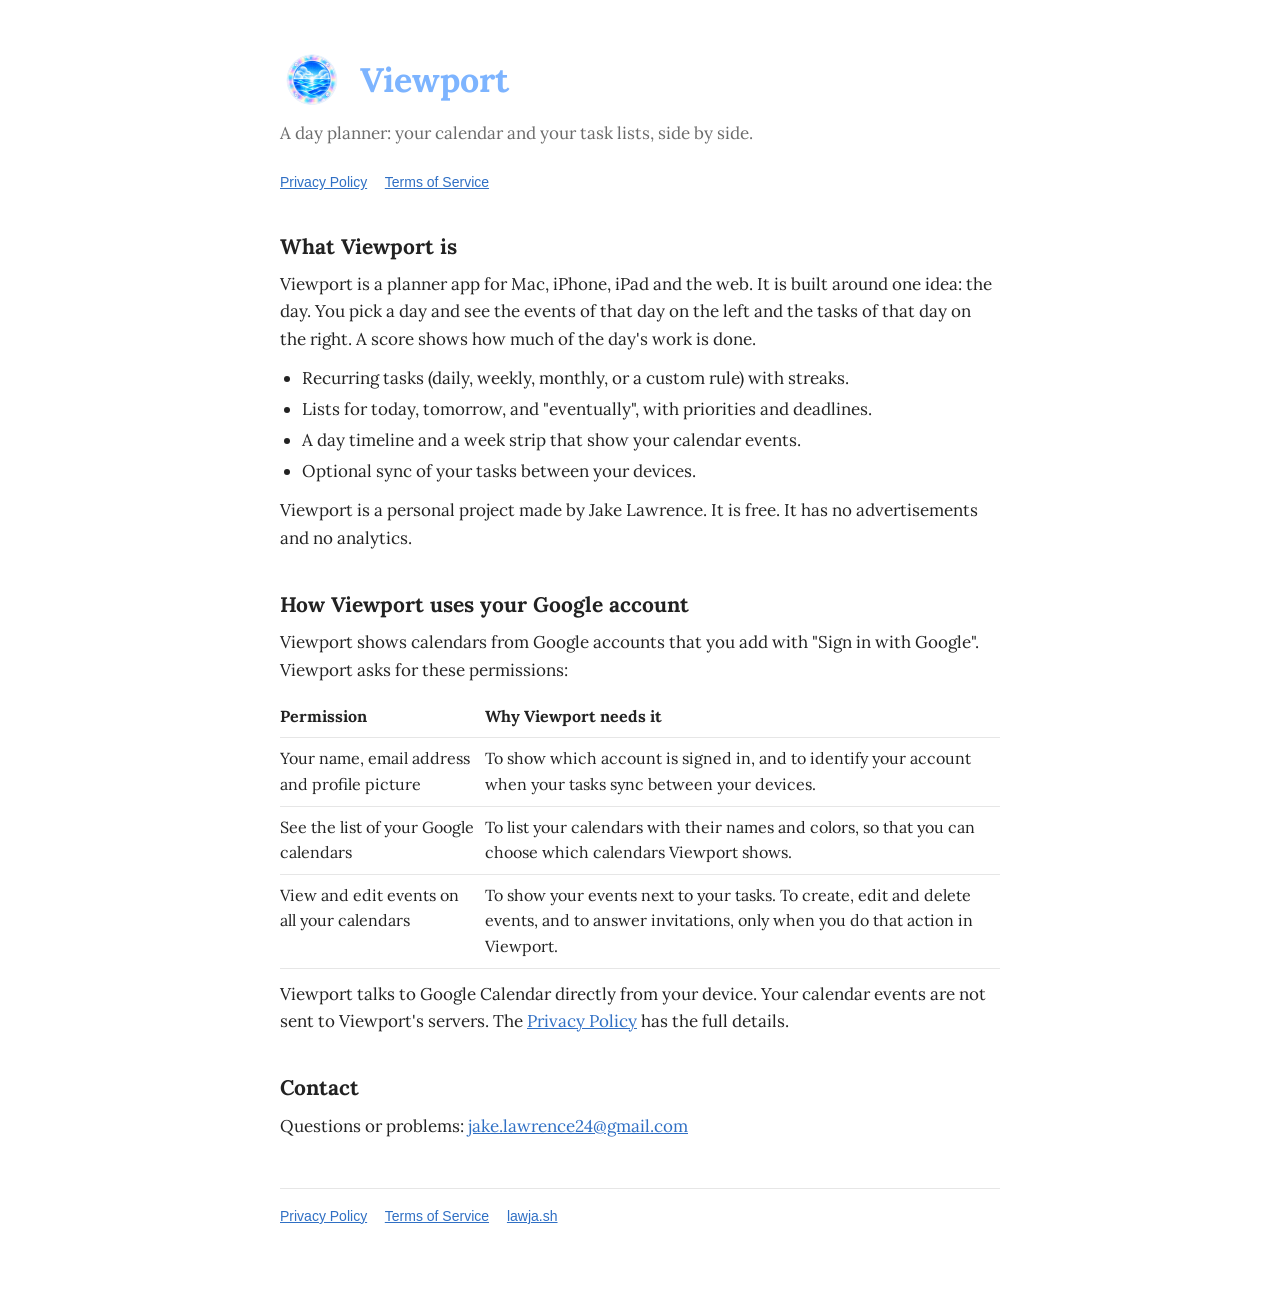
<file: viewport/index.html>
<!doctype html>
<html lang="en">
  <head>
    <meta charset="UTF-8" />
    <meta name="viewport" content="width=device-width, initial-scale=1.0" />
    <title>Viewport - a day planner</title>
    <meta
      name="description"
      content="Viewport is a day planner for Mac, iPhone and the web. It shows your Google Calendar and your task lists side by side."
    />
    <link rel="icon" type="image/png" href="./icon.png" />
    <link rel="preconnect" href="https://fonts.googleapis.com" />
    <link rel="preconnect" href="https://fonts.gstatic.com" crossorigin />
    <link
      href="https://fonts.googleapis.com/css2?family=Lora:ital,wght@0,400..700;1,400..700&display=swap"
      rel="stylesheet"
    />
    <link rel="stylesheet" href="./style.css" />
  </head>
  <body>
    <main class="page">
      <div class="brand">
        <img src="./icon.png" alt="Viewport app icon" />
        <h1>Viewport</h1>
      </div>
      <p class="tagline">A day planner: your calendar and your task lists, side by side.</p>

      <nav class="nav">
        <a href="./privacy/">Privacy Policy</a>
        <a href="./terms/">Terms of Service</a>
      </nav>

      <h2>What Viewport is</h2>
      <p>
        Viewport is a planner app for Mac, iPhone, iPad and the web. It is built around one idea:
        the day. You pick a day and see the events of that day on the left and the tasks of that
        day on the right. A score shows how much of the day's work is done.
      </p>
      <ul>
        <li>Recurring tasks (daily, weekly, monthly, or a custom rule) with streaks.</li>
        <li>Lists for today, tomorrow, and "eventually", with priorities and deadlines.</li>
        <li>A day timeline and a week strip that show your calendar events.</li>
        <li>Optional sync of your tasks between your devices.</li>
      </ul>
      <p>
        Viewport is a personal project made by Jake Lawrence. It is free. It has no advertisements
        and no analytics.
      </p>

      <h2>How Viewport uses your Google account</h2>
      <p>
        Viewport shows calendars from Google accounts that you add with "Sign in with Google".
        Viewport asks for these permissions:
      </p>
      <div class="table-wrap">
        <table>
          <thead>
            <tr>
              <th>Permission</th>
              <th>Why Viewport needs it</th>
            </tr>
          </thead>
          <tbody>
            <tr>
              <td>Your name, email address and profile picture</td>
              <td>
                To show which account is signed in, and to identify your account when your tasks
                sync between your devices.
              </td>
            </tr>
            <tr>
              <td>See the list of your Google calendars</td>
              <td>
                To list your calendars with their names and colors, so that you can choose which
                calendars Viewport shows.
              </td>
            </tr>
            <tr>
              <td>View and edit events on all your calendars</td>
              <td>
                To show your events next to your tasks. To create, edit and delete events, and to
                answer invitations, only when you do that action in Viewport.
              </td>
            </tr>
          </tbody>
        </table>
      </div>
      <p>
        Viewport talks to Google Calendar directly from your device. Your calendar events are not
        sent to Viewport's servers. The <a href="./privacy/">Privacy Policy</a> has the full
        details.
      </p>

      <h2>Contact</h2>
      <p>
        Questions or problems:
        <a href="mailto:jake.lawrence24@gmail.com">jake.lawrence24@gmail.com</a>
      </p>

      <footer class="foot">
        <a href="./privacy/">Privacy Policy</a>
        <a href="./terms/">Terms of Service</a>
        <a href="https://lawja.sh">lawja.sh</a>
      </footer>
    </main>
  </body>
</html>
</file>
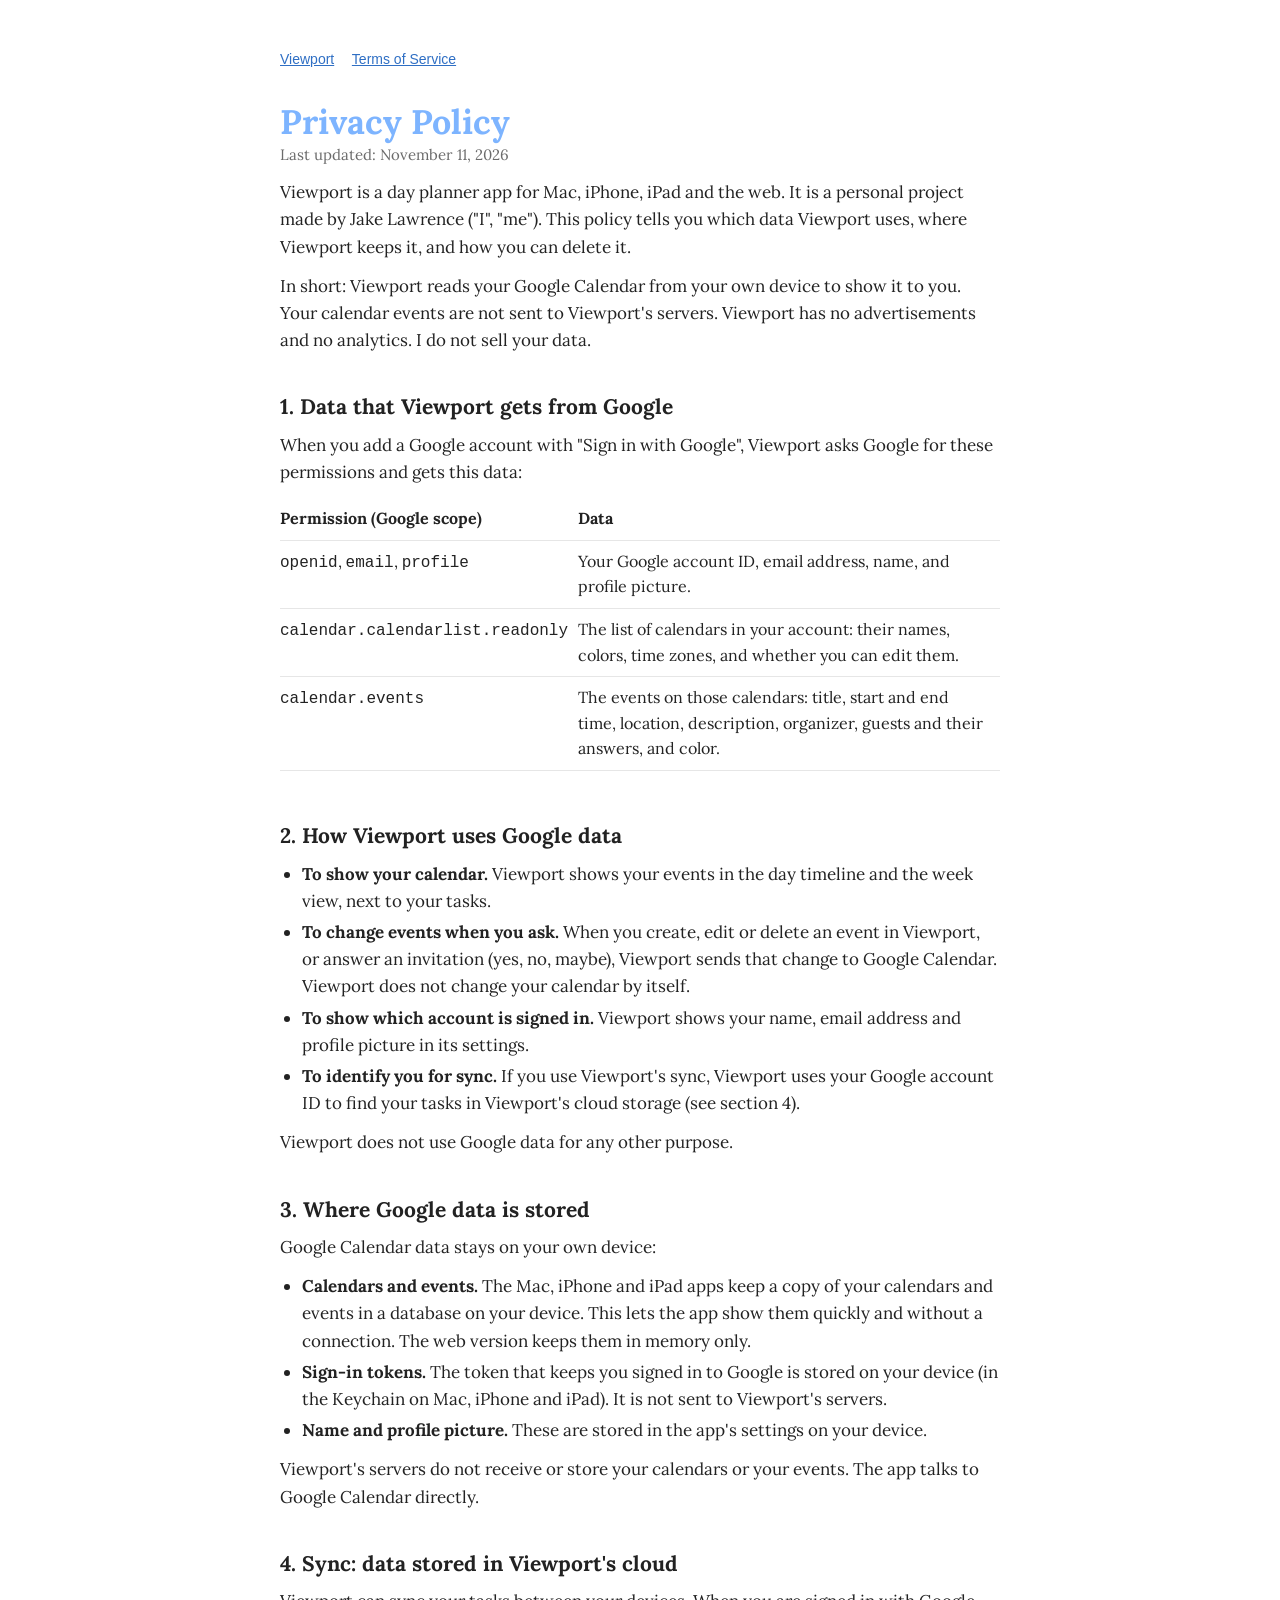
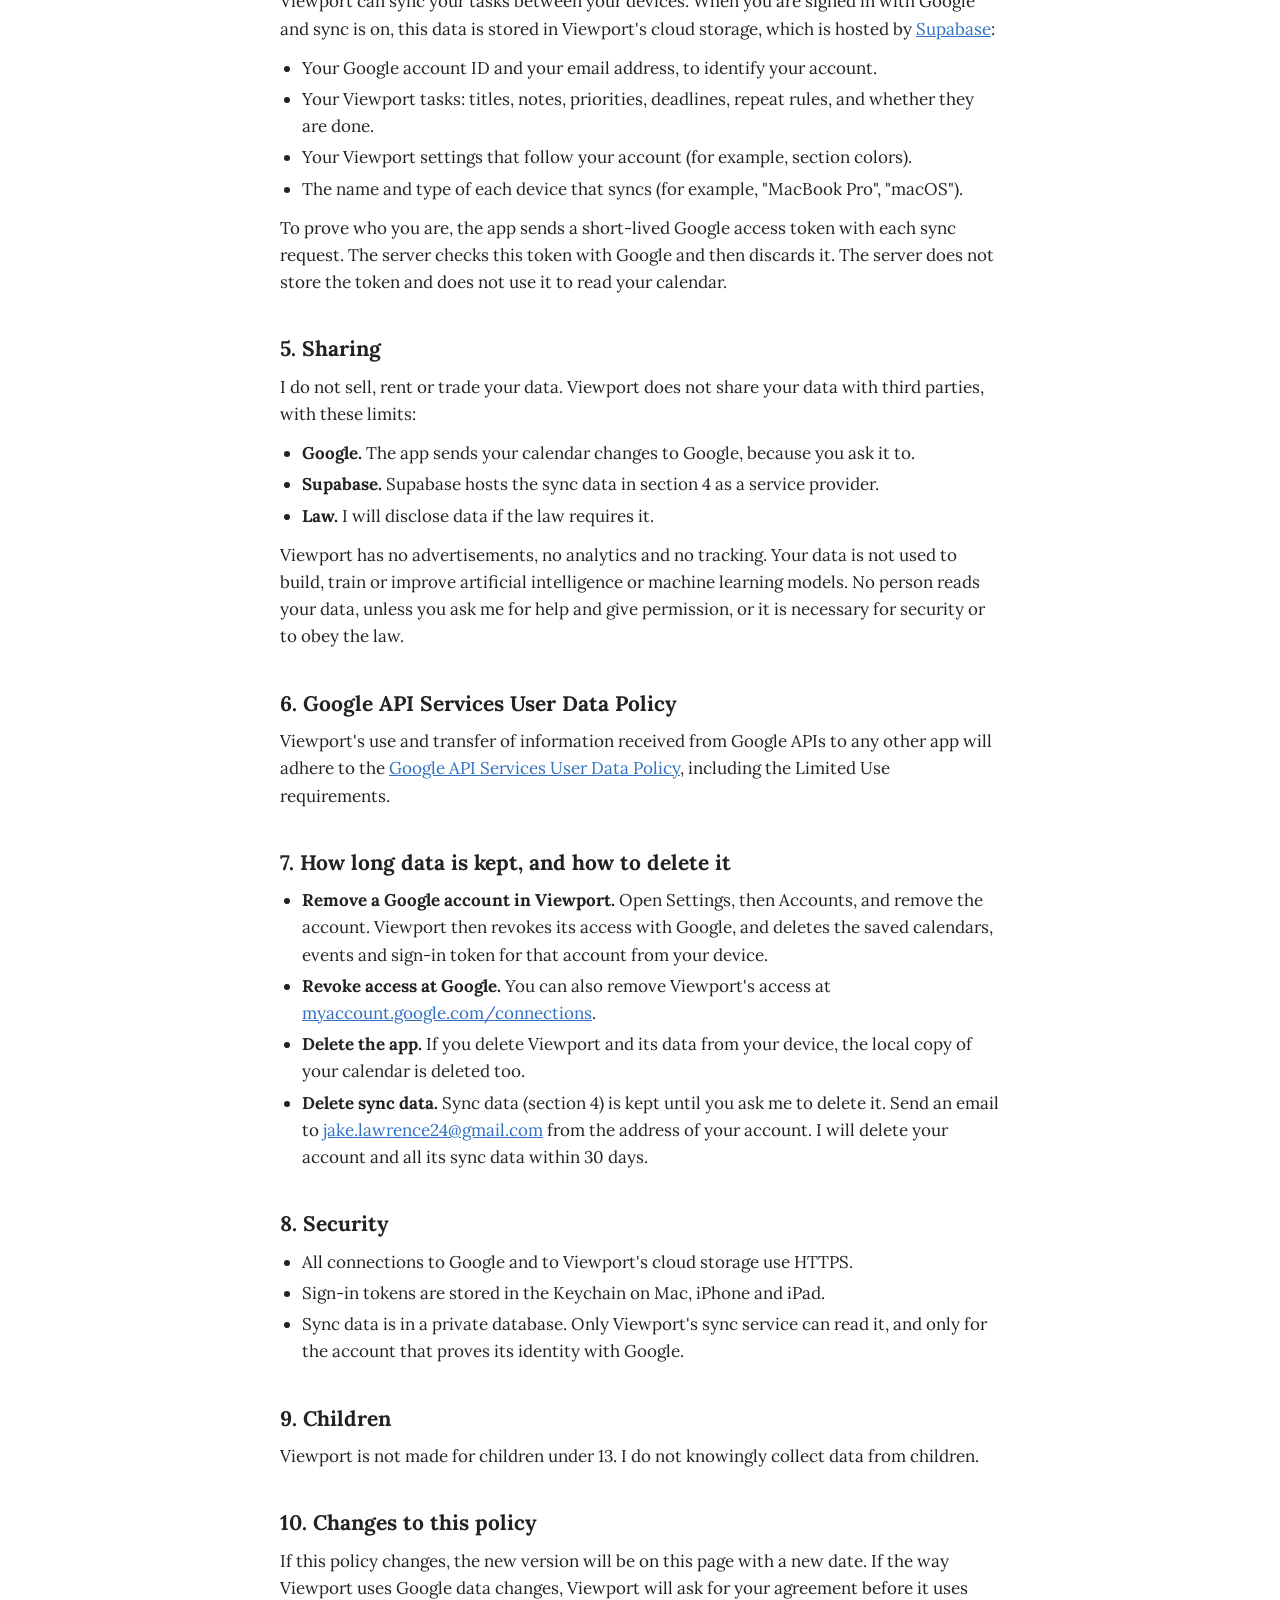
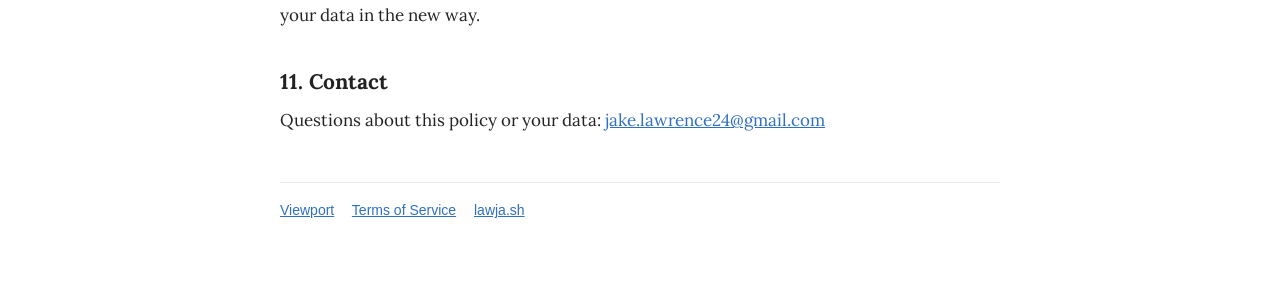
<file: viewport/privacy/index.html>
<!doctype html>
<html lang="en">
  <head>
    <meta charset="UTF-8" />
    <meta name="viewport" content="width=device-width, initial-scale=1.0" />
    <title>Viewport - Privacy Policy</title>
    <meta name="description" content="How Viewport uses, stores and protects your data, including Google user data." />
    <link rel="icon" type="image/png" href="../icon.png" />
    <link rel="preconnect" href="https://fonts.googleapis.com" />
    <link rel="preconnect" href="https://fonts.gstatic.com" crossorigin />
    <link
      href="https://fonts.googleapis.com/css2?family=Lora:ital,wght@0,400..700;1,400..700&display=swap"
      rel="stylesheet"
    />
    <link rel="stylesheet" href="../style.css" />
  </head>
  <body>
    <main class="page">
      <nav class="nav">
        <a href="../">Viewport</a>
        <a href="../terms/">Terms of Service</a>
      </nav>

      <h1>Privacy Policy</h1>
      <p class="updated">Last updated: November 11, 2026</p>

      <p>
        Viewport is a day planner app for Mac, iPhone, iPad and the web. It is a personal project
        made by Jake Lawrence ("I", "me"). This policy tells you which data Viewport uses, where
        Viewport keeps it, and how you can delete it.
      </p>
      <p>
        In short: Viewport reads your Google Calendar from your own device to show it to you. Your
        calendar events are not sent to Viewport's servers. Viewport has no advertisements and no
        analytics. I do not sell your data.
      </p>

      <h2>1. Data that Viewport gets from Google</h2>
      <p>
        When you add a Google account with "Sign in with Google", Viewport asks Google for these
        permissions and gets this data:
      </p>
      <div class="table-wrap">
        <table>
          <thead>
            <tr>
              <th>Permission (Google scope)</th>
              <th>Data</th>
            </tr>
          </thead>
          <tbody>
            <tr>
              <td><code>openid</code>, <code>email</code>, <code>profile</code></td>
              <td>Your Google account ID, email address, name, and profile picture.</td>
            </tr>
            <tr>
              <td><code>calendar.calendarlist.readonly</code></td>
              <td>
                The list of calendars in your account: their names, colors, time zones, and whether
                you can edit them.
              </td>
            </tr>
            <tr>
              <td><code>calendar.events</code></td>
              <td>
                The events on those calendars: title, start and end time, location, description,
                organizer, guests and their answers, and color.
              </td>
            </tr>
          </tbody>
        </table>
      </div>

      <h2>2. How Viewport uses Google data</h2>
      <ul>
        <li>
          <strong>To show your calendar.</strong> Viewport shows your events in the day timeline
          and the week view, next to your tasks.
        </li>
        <li>
          <strong>To change events when you ask.</strong> When you create, edit or delete an event
          in Viewport, or answer an invitation (yes, no, maybe), Viewport sends that change to
          Google Calendar. Viewport does not change your calendar by itself.
        </li>
        <li>
          <strong>To show which account is signed in.</strong> Viewport shows your name, email
          address and profile picture in its settings.
        </li>
        <li>
          <strong>To identify you for sync.</strong> If you use Viewport's sync, Viewport uses
          your Google account ID to find your tasks in Viewport's cloud storage (see section 4).
        </li>
      </ul>
      <p>Viewport does not use Google data for any other purpose.</p>

      <h2>3. Where Google data is stored</h2>
      <p>Google Calendar data stays on your own device:</p>
      <ul>
        <li>
          <strong>Calendars and events.</strong> The Mac, iPhone and iPad apps keep a copy of your
          calendars and events in a database on your device. This lets the app show them quickly
          and without a connection. The web version keeps them in memory only.
        </li>
        <li>
          <strong>Sign-in tokens.</strong> The token that keeps you signed in to Google is stored
          on your device (in the Keychain on Mac, iPhone and iPad). It is not sent to Viewport's
          servers.
        </li>
        <li>
          <strong>Name and profile picture.</strong> These are stored in the app's settings on
          your device.
        </li>
      </ul>
      <p>
        Viewport's servers do not receive or store your calendars or your events. The app talks to
        Google Calendar directly.
      </p>

      <h2>4. Sync: data stored in Viewport's cloud</h2>
      <p>
        Viewport can sync your tasks between your devices. When you are signed in with Google and
        sync is on, this data is stored in Viewport's cloud storage, which is hosted by
        <a href="https://supabase.com" rel="noopener">Supabase</a>:
      </p>
      <ul>
        <li>Your Google account ID and your email address, to identify your account.</li>
        <li>
          Your Viewport tasks: titles, notes, priorities, deadlines, repeat rules, and whether they
          are done.
        </li>
        <li>Your Viewport settings that follow your account (for example, section colors).</li>
        <li>The name and type of each device that syncs (for example, "MacBook Pro", "macOS").</li>
      </ul>
      <p>
        To prove who you are, the app sends a short-lived Google access token with each sync
        request. The server checks this token with Google and then discards it. The server does not
        store the token and does not use it to read your calendar.
      </p>

      <h2>5. Sharing</h2>
      <p>I do not sell, rent or trade your data. Viewport does not share your data with third parties, with these limits:</p>
      <ul>
        <li>
          <strong>Google.</strong> The app sends your calendar changes to Google, because you ask
          it to.
        </li>
        <li>
          <strong>Supabase.</strong> Supabase hosts the sync data in section 4 as a service
          provider.
        </li>
        <li><strong>Law.</strong> I will disclose data if the law requires it.</li>
      </ul>
      <p>
        Viewport has no advertisements, no analytics and no tracking. Your data is not used to
        build, train or improve artificial intelligence or machine learning models. No person reads
        your data, unless you ask me for help and give permission, or it is necessary for security
        or to obey the law.
      </p>

      <h2>6. Google API Services User Data Policy</h2>
      <p>
        Viewport's use and transfer of information received from Google APIs to any other app will
        adhere to the
        <a href="https://developers.google.com/terms/api-services-user-data-policy" rel="noopener"
          >Google API Services User Data Policy</a
        >, including the Limited Use requirements.
      </p>

      <h2>7. How long data is kept, and how to delete it</h2>
      <ul>
        <li>
          <strong>Remove a Google account in Viewport.</strong> Open Settings, then Accounts, and
          remove the account. Viewport then revokes its access with Google, and deletes the saved
          calendars, events and sign-in token for that account from your device.
        </li>
        <li>
          <strong>Revoke access at Google.</strong> You can also remove Viewport's access at
          <a href="https://myaccount.google.com/connections" rel="noopener"
            >myaccount.google.com/connections</a
          >.
        </li>
        <li>
          <strong>Delete the app.</strong> If you delete Viewport and its data from your device,
          the local copy of your calendar is deleted too.
        </li>
        <li>
          <strong>Delete sync data.</strong> Sync data (section 4) is kept until you ask me to
          delete it. Send an email to
          <a href="mailto:jake.lawrence24@gmail.com">jake.lawrence24@gmail.com</a> from the address
          of your account. I will delete your account and all its sync data within 30 days.
        </li>
      </ul>

      <h2>8. Security</h2>
      <ul>
        <li>All connections to Google and to Viewport's cloud storage use HTTPS.</li>
        <li>Sign-in tokens are stored in the Keychain on Mac, iPhone and iPad.</li>
        <li>
          Sync data is in a private database. Only Viewport's sync service can read it, and only
          for the account that proves its identity with Google.
        </li>
      </ul>

      <h2>9. Children</h2>
      <p>Viewport is not made for children under 13. I do not knowingly collect data from children.</p>

      <h2>10. Changes to this policy</h2>
      <p>
        If this policy changes, the new version will be on this page with a new date. If the way
        Viewport uses Google data changes, Viewport will ask for your agreement before it uses your
        data in the new way.
      </p>

      <h2>11. Contact</h2>
      <p>
        Questions about this policy or your data:
        <a href="mailto:jake.lawrence24@gmail.com">jake.lawrence24@gmail.com</a>
      </p>

      <footer class="foot">
        <a href="../">Viewport</a>
        <a href="../terms/">Terms of Service</a>
        <a href="https://lawja.sh">lawja.sh</a>
      </footer>
    </main>
  </body>
</html>
</file>
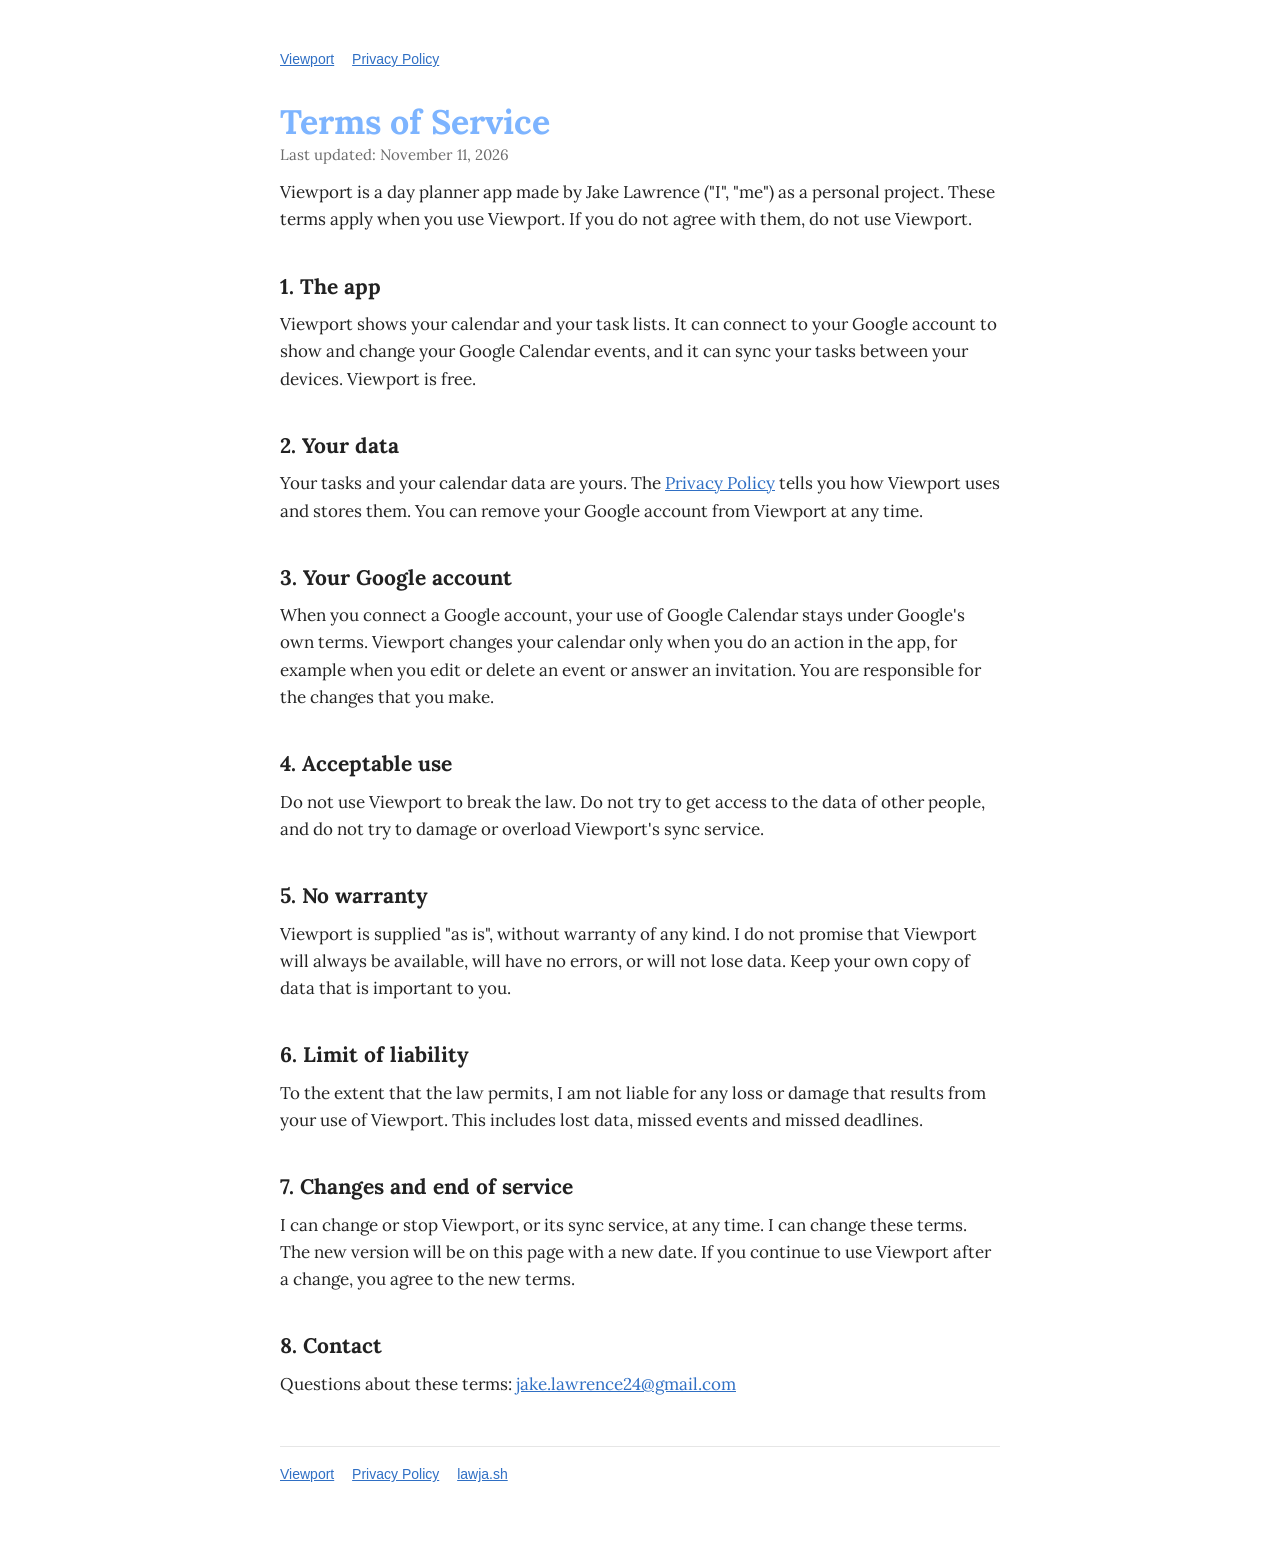
<file: viewport/terms/index.html>
<!doctype html>
<html lang="en">
  <head>
    <meta charset="UTF-8" />
    <meta name="viewport" content="width=device-width, initial-scale=1.0" />
    <title>Viewport - Terms of Service</title>
    <meta name="description" content="The terms for the use of Viewport, a day planner app." />
    <link rel="icon" type="image/png" href="../icon.png" />
    <link rel="preconnect" href="https://fonts.googleapis.com" />
    <link rel="preconnect" href="https://fonts.gstatic.com" crossorigin />
    <link
      href="https://fonts.googleapis.com/css2?family=Lora:ital,wght@0,400..700;1,400..700&display=swap"
      rel="stylesheet"
    />
    <link rel="stylesheet" href="../style.css" />
  </head>
  <body>
    <main class="page">
      <nav class="nav">
        <a href="../">Viewport</a>
        <a href="../privacy/">Privacy Policy</a>
      </nav>

      <h1>Terms of Service</h1>
      <p class="updated">Last updated: November 11, 2026</p>

      <p>
        Viewport is a day planner app made by Jake Lawrence ("I", "me") as a personal project.
        These terms apply when you use Viewport. If you do not agree with them, do not use
        Viewport.
      </p>

      <h2>1. The app</h2>
      <p>
        Viewport shows your calendar and your task lists. It can connect to your Google account to
        show and change your Google Calendar events, and it can sync your tasks between your
        devices. Viewport is free.
      </p>

      <h2>2. Your data</h2>
      <p>
        Your tasks and your calendar data are yours. The
        <a href="../privacy/">Privacy Policy</a> tells you how Viewport uses and stores them. You
        can remove your Google account from Viewport at any time.
      </p>

      <h2>3. Your Google account</h2>
      <p>
        When you connect a Google account, your use of Google Calendar stays under Google's own
        terms. Viewport changes your calendar only when you do an action in the app, for example
        when you edit or delete an event or answer an invitation. You are responsible for the
        changes that you make.
      </p>

      <h2>4. Acceptable use</h2>
      <p>
        Do not use Viewport to break the law. Do not try to get access to the data of other people,
        and do not try to damage or overload Viewport's sync service.
      </p>

      <h2>5. No warranty</h2>
      <p>
        Viewport is supplied "as is", without warranty of any kind. I do not promise that Viewport
        will always be available, will have no errors, or will not lose data. Keep your own copy of
        data that is important to you.
      </p>

      <h2>6. Limit of liability</h2>
      <p>
        To the extent that the law permits, I am not liable for any loss or damage that results
        from your use of Viewport. This includes lost data, missed events and missed deadlines.
      </p>

      <h2>7. Changes and end of service</h2>
      <p>
        I can change or stop Viewport, or its sync service, at any time. I can change these terms.
        The new version will be on this page with a new date. If you continue to use Viewport after
        a change, you agree to the new terms.
      </p>

      <h2>8. Contact</h2>
      <p>
        Questions about these terms:
        <a href="mailto:jake.lawrence24@gmail.com">jake.lawrence24@gmail.com</a>
      </p>

      <footer class="foot">
        <a href="../">Viewport</a>
        <a href="../privacy/">Privacy Policy</a>
        <a href="https://lawja.sh">lawja.sh</a>
      </footer>
    </main>
  </body>
</html>
</file>
<file: viewport/style.css>
:root {
  --text: #222222;
  --muted: #6b6b6b;
  --accent: #7db4ff;
  --link: #2f6fc4;
  --rule: #e6e6e6;
  --bg: #ffffff;
}

html {
  -webkit-text-size-adjust: 100%;
}

body {
  margin: 0;
  background: var(--bg);
  color: var(--text);
  font-family: "Lora", Georgia, serif;
  font-size: 17px;
  line-height: 1.6;
}

.page {
  max-width: 720px;
  margin: 0 auto;
  padding: 48px 16px 64px;
}

.brand {
  display: flex;
  align-items: center;
  gap: 16px;
  margin-bottom: 8px;
}

.brand img {
  width: 64px;
  height: 64px;
  border-radius: 14px;
}

h1 {
  margin: 0;
  font-size: 34px;
  line-height: 1.2;
  color: var(--accent);
}

.tagline {
  margin: 0 0 24px;
  color: var(--muted);
}

h2 {
  margin: 36px 0 8px;
  font-size: 21px;
}

h3 {
  margin: 20px 0 4px;
  font-size: 17px;
}

p,
ul {
  margin: 0 0 12px;
}

ul {
  padding-left: 22px;
}

li {
  margin-bottom: 4px;
}

a {
  color: var(--link);
}

table {
  width: 100%;
  border-collapse: collapse;
  margin: 0 0 12px;
  font-size: 16px;
}

th,
td {
  text-align: left;
  vertical-align: top;
  padding: 8px 10px 8px 0;
  border-bottom: 1px solid var(--rule);
}

.table-wrap {
  overflow-x: auto;
}

.nav,
.foot {
  font-family: "Helvetica Neue", Helvetica, Arial, sans-serif;
  font-size: 14px;
  color: var(--muted);
}

.nav {
  margin-bottom: 32px;
}

.foot {
  margin-top: 48px;
  padding-top: 16px;
  border-top: 1px solid var(--rule);
}

.nav a,
.foot a {
  margin-right: 14px;
}

.updated {
  color: var(--muted);
  font-size: 15px;
}
</file>
